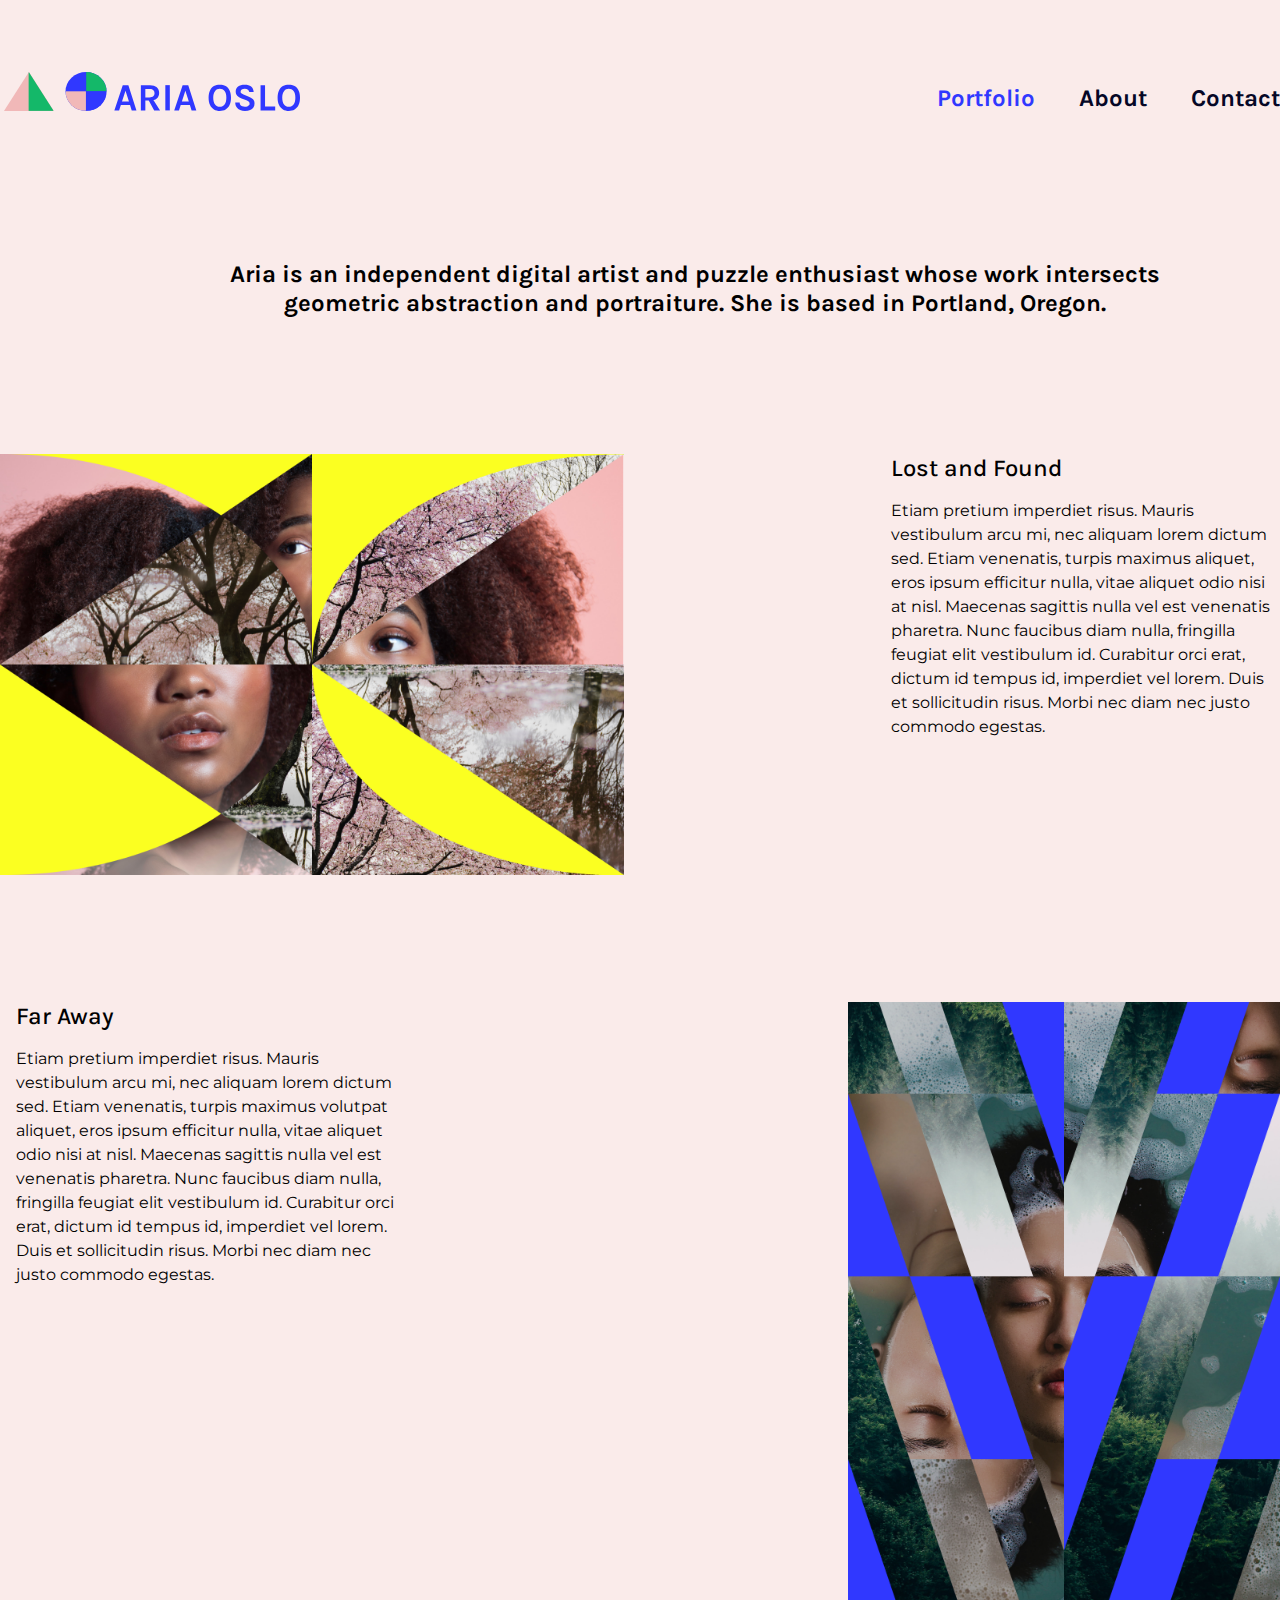
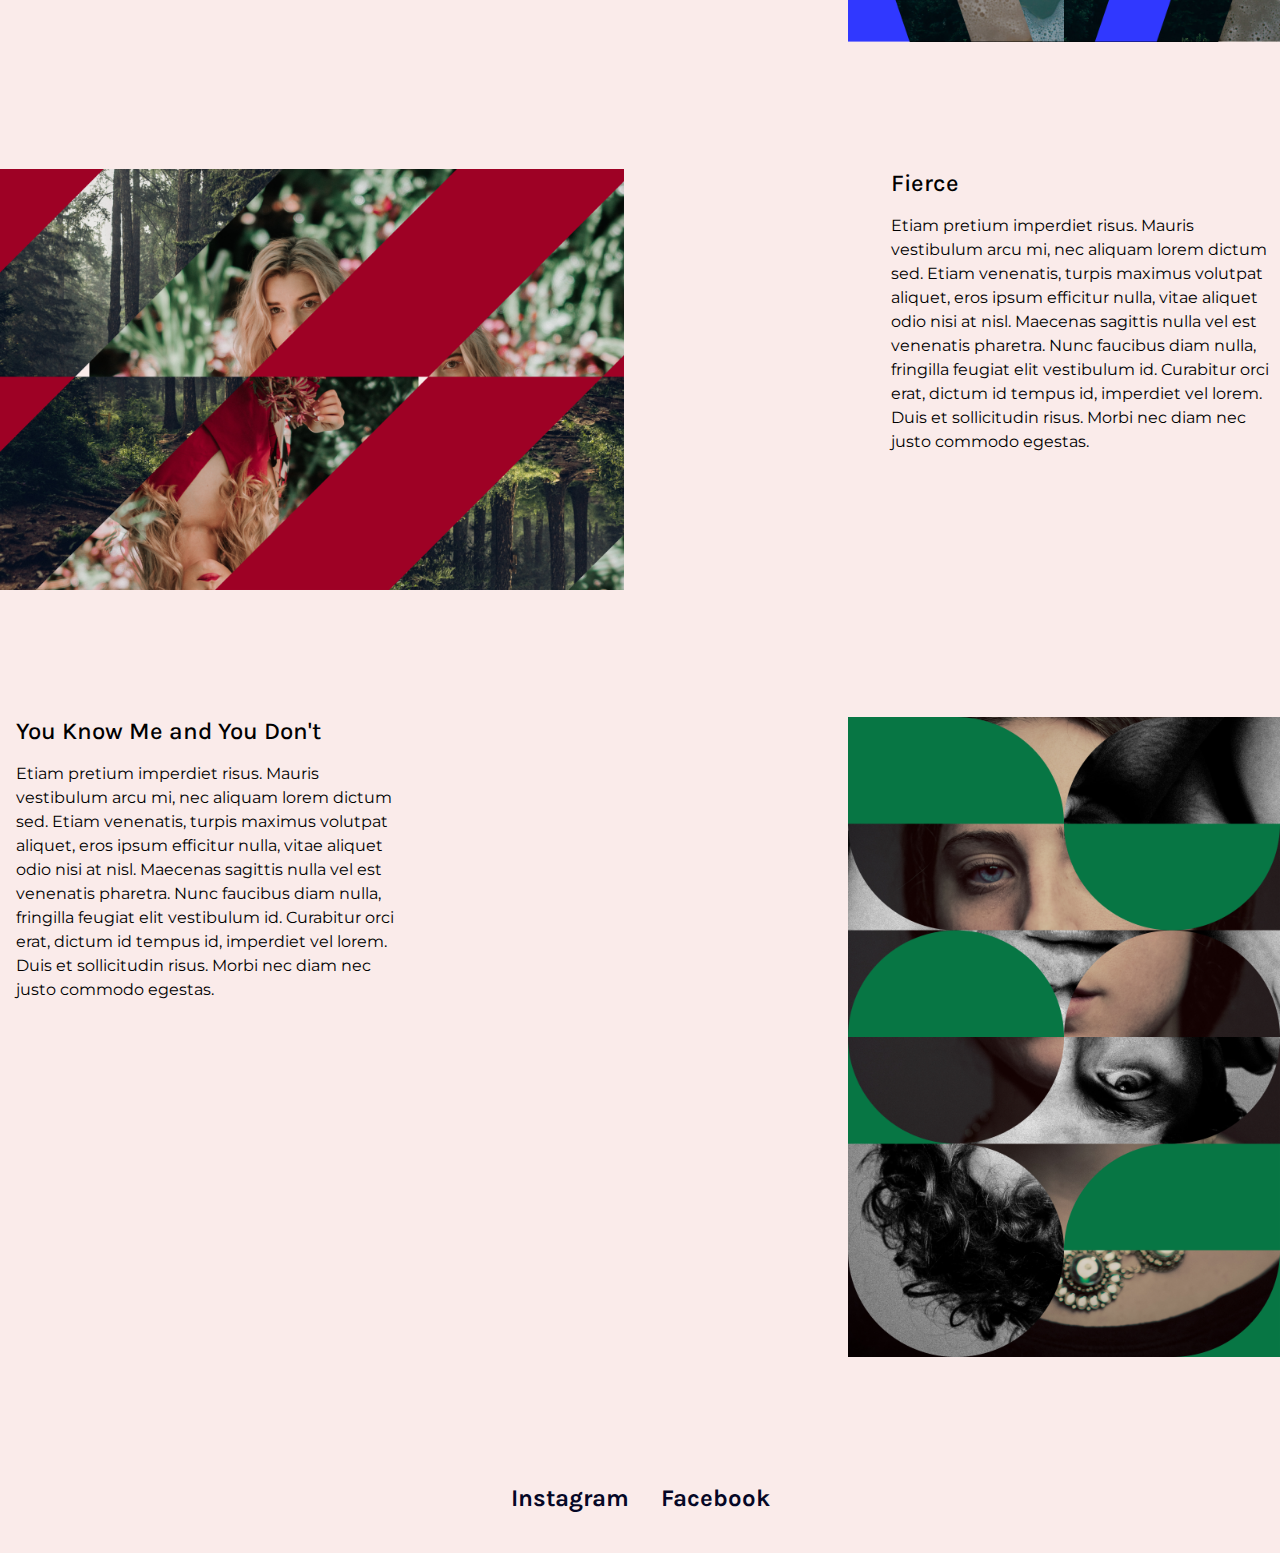
<file: index.html>
<!DOCTYPE html>
<html>

<head>
  <title>Homepage</title>
  <meta name="viewport" content="width=device-width,initial-scale=1">
  <link href="style.css" rel="stylesheet">
</head>


<body>
  <header>
    <img src="/Assets/site-logo.svg" alt="Aria Oslo logo">
    <nav>
      <a href="index.html" class="selected"> Portfolio</a>
      <a href="about.html"> About</a>
      <a href="contact.html"> Contact</a>
    </nav>
  </header>

  <section>
    <h1> Aria is an independent digital artist and puzzle enthusiast whose work intersects geometric abstraction and
      portraiture. She is based in Portland, Oregon. </h1>
  </section>

  <section class="project">
    <div class="artwork"> 
    <img src="/Assets/Lost and Found.png"
      alt="An abstract piece of art with yellow semi circles, blossom trees, and a ladies face">
    </div>

    <div class="description">

      <h2> Lost and Found</h2>
      <p>Etiam pretium imperdiet risus. Mauris vestibulum arcu mi, nec aliquam lorem dictum sed. Etiam venenatis, turpis
        maximus aliquet, eros ipsum efficitur nulla, vitae aliquet odio nisi at nisl. Maecenas sagittis nulla
        vel est venenatis pharetra. Nunc faucibus diam nulla, fringilla feugiat elit vestibulum id. Curabitur orci erat,
        dictum id tempus id, imperdiet vel lorem. Duis et sollicitudin risus. Morbi nec diam nec justo commodo egestas.
      </p>

    </div>
  </section>

  <section class="project project-alt">
    <div class="artwork">
    <img src="/Assets/Far Away.png" alt="A cut up of a female's portrait with blue polygons running through it">
    </div>
    <div class="description">
      <h2> Far Away</h2>
      <p>Etiam pretium imperdiet risus. Mauris vestibulum arcu mi, nec aliquam lorem dictum sed. Etiam venenatis, turpis
        maximus volutpat aliquet, eros ipsum efficitur nulla, vitae aliquet odio nisi at nisl. Maecenas sagittis nulla
        vel est venenatis pharetra. Nunc faucibus diam nulla, fringilla feugiat elit vestibulum id. Curabitur orci erat,
        dictum id tempus id, imperdiet vel lorem. Duis et sollicitudin risus. Morbi nec diam nec justo commodo egestas.
      </p>

    </div>
  </section>

  <section class="project">
    <div class="artwork">
    <img src="/Assets/Fierce.png"
      alt="A wide shot of a female in a forest setting. The image has been cut up with red polygons.">
    </div>
    <div class="description">
      <h2> Fierce</h2>
      <p>Etiam pretium imperdiet risus. Mauris vestibulum arcu mi, nec aliquam lorem dictum sed. Etiam venenatis, turpis
        maximus volutpat aliquet, eros ipsum efficitur nulla, vitae aliquet odio nisi at nisl. Maecenas sagittis nulla
        vel est venenatis pharetra. Nunc faucibus diam nulla, fringilla feugiat elit vestibulum id. Curabitur orci erat,
        dictum id tempus id, imperdiet vel lorem. Duis et sollicitudin risus. Morbi nec diam nec justo commodo egestas.
      </p>

    </div>
  </section>

  <section class="project project-alt">
    <div class="artwork"> <img src="/Assets/You Know Me and You Don't.png"
        alt="A low angle shot of a woman standing in a city. The image has been cut up with orange semi-circles">
      </div>
    <div class="description">
      <h2> You Know Me and You Don't</h2>
      <p>Etiam pretium imperdiet risus. Mauris vestibulum arcu mi, nec aliquam lorem dictum sed. Etiam venenatis, turpis
        maximus volutpat aliquet, eros ipsum efficitur nulla, vitae aliquet odio nisi at nisl. Maecenas sagittis nulla
        vel est venenatis pharetra. Nunc faucibus diam nulla, fringilla feugiat elit vestibulum id. Curabitur orci erat,
        dictum id tempus id, imperdiet vel lorem. Duis et sollicitudin risus. Morbi nec diam nec justo commodo egestas.
      </p>

    </div>
  </section>

  <footer>
    <a href="https://www.instagram.com/lovecrest_">Instagram</a>
    <a href="https://www.facebook.com/lovecrest.earrings/"> Facebook</a>
  </footer>


</body>

</html>
</file>
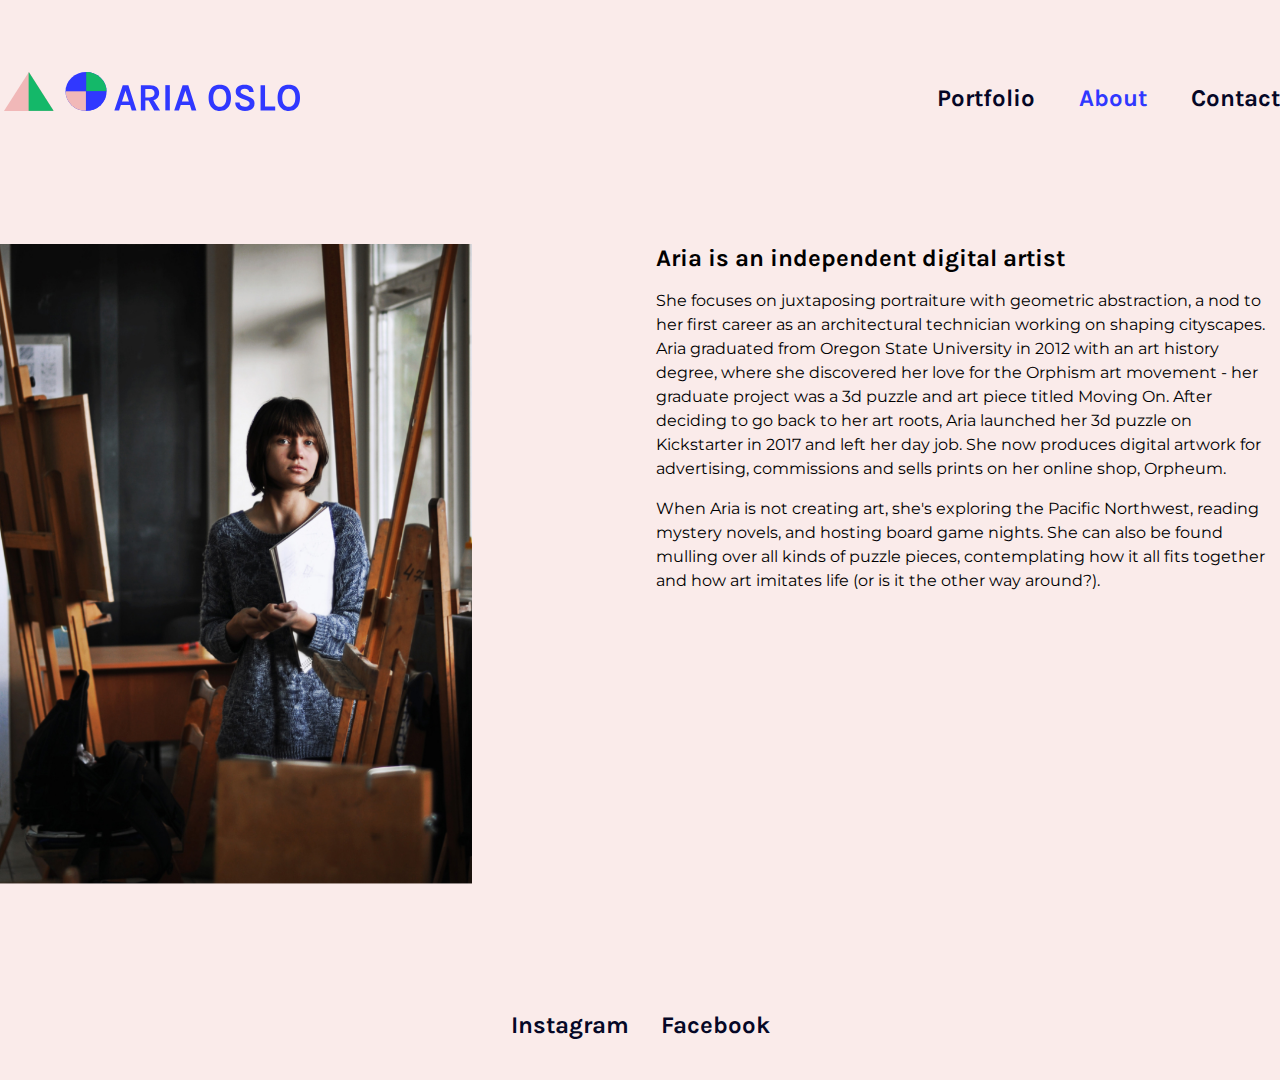
<file: about.html>
<!DOCTYPE html>
<html>

<head>
  <title>About Page</title>
  <meta name="viewport" content="width=device-width,initial-scale=1">
  <link href="style.css" rel="stylesheet">
</head>


<body>
  <header>
    <img src="/Assets/site-logo.svg" alt="Aria Oslo logo">
    <nav>
      <a href="index.html"> Portfolio</a>
      <a href="about.html" class="selected"> About</a>
      <a href="contact.html"> Contact</a>


    </nav>
  </header>

  <section class="about">
    <div class="photo">
      <img src="/Assets/headshot 1.png" alt="A profile image of Aria Oslo standing">
    </div>

    <div class="description">
      <h1>Aria is an independent digital artist</h1>

      <p> She focuses on juxtaposing portraiture with geometric abstraction, a nod to her first career as an
        architectural technician working on shaping cityscapes. Aria graduated from Oregon State University in 2012 with
        an art history degree, where she discovered her love for the Orphism art movement - her graduate project was a
        3d puzzle and art piece titled Moving On. After deciding to go back to her art roots, Aria launched her 3d
        puzzle on Kickstarter in 2017 and left her day job. She now produces digital artwork for advertising,
        commissions and sells prints on her online shop, Orpheum. </p>

        <p>When Aria is not creating art, she's exploring the Pacific Northwest, reading mystery novels, and hosting board
        game nights. She can also be found mulling over all kinds of puzzle pieces, contemplating how it all fits
        together and how art imitates life (or is it the other way around?). </p>

    </div>

  </section>

  <footer>
    <a href="https://www.instagram.com/lovecrest_">Instagram</a>
    <a href="https://www.facebook.com/lovecrest.earrings/"> Facebook</a>
  </footer>


</body>

</html>
</file>
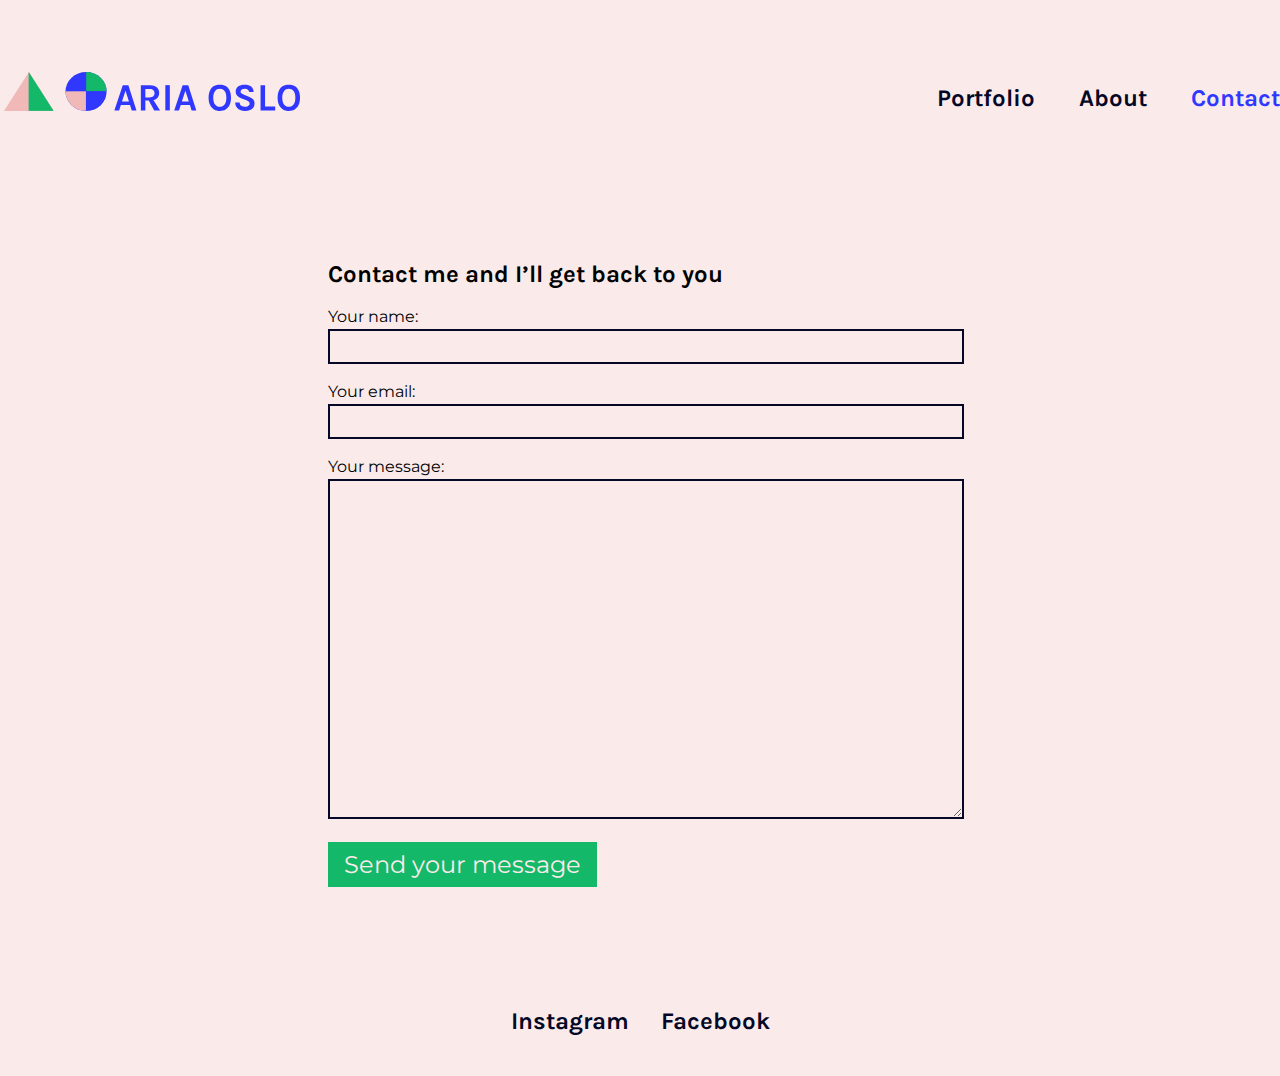
<file: contact.html>
<!DOCTYPE html>
<html>

<head>
  <title>Contact Page</title>
  <meta name="viewport" content="width=device-width,initial-scale=1">
  <link href="style.css" rel="stylesheet">
</head>


<body>
  <header>
    <img src="/Assets/site-logo.svg" alt="Aria Oslo logo">
    <nav>
      <a href="index.html"> Portfolio</a>
      <a href="about.html"> About</a>
      <a href="contact.html" class="selected"> Contact</a>
    </nav>
  </header>

  <section class="contact">
    <div class="form">
      <h1> Contact me and I’ll get back to you</h1>
    

    <form action="https://formspree.io/f/xyyqqdya" method="POST">
      <label>
        Your name:
        <input type="text" name="name">
      </label>
      <label>
        Your email:
        <input type="email" name="email">
      </label>
      <label>
        Your message:
        <textarea name="message"></textarea>
      </label>
      <!-- your other form fields go here -->
      <button type="submit">Send your message</button>
    </form>
  </div>
  </section>

  <footer>
    <a href="https://www.instagram.com/lovecrest_">Instagram</a>
    <a href="https://www.facebook.com/lovecrest.earrings/"> Facebook</a>
  </footer>

</body>

</html>
</file>
<file: style.css>
@import url('https://fonts.googleapis.com/css2?family=Karla&family=Montserrat&family=Neuton&display=swap');

body {
    font-family: Montserrat;
    font-size: 16px;
    line-height: 1.5;
    font-weight: 400;

    background-color: #FAEBEA;
    color: #000;
    margin: 72px auto 40px auto;
    width: 1400px;
}

header {
    display: flex;
    flex-direction: row;
    align-items: center;
    justify-content: space-between;
}

h1,
nav,
footer {
    font-size: 40px;
    font-weight: 700;
    font-family: Karla;
    line-height: 1.2;
}

h2 {
    font-family: Karla;
    font-size: 24px;
    font-weight: 500;
    line-height: 1.2;
    margin: 0 0 16px 0;
}

a {
    color: #050726;
    text-decoration: none;
    margin: 0 0 0 38px;
    transition: color 0.3s;
}

a:hover,
a.selected {
    color: #3038FF;
}

section {
    margin: 120px 0 120px 0;
    display: grid;
    grid-template-columns: repeat(12, 1fr);
    gap: 32px 32px;
    grid-auto-flow: dense;
}

section h1 {
    grid-column: 3 / span 9;
    text-align: center;
}

section.project div.artwork {
    grid-column: 1 / span 6;
    text-align: center;
}

section.project div.description {
    grid-column: 9 /span 4;
    margin: 0 0 0 16px;
}

section.project img {
    max-height: 640px;
    max-width: 100%;
}

section.project-alt div.artwork {
    grid-column: 6 / span 8;
    text-align: right;
}

section.project-alt div.description {
    grid-column: 1 /span 4;
    margin: 0 0 0 16px;
}

section.about img {
    max-height: 640px;
    max-width: 100%;
}

section.about div.photo {
    grid-column: 1 / span 6;
}

section.about div.description {
    grid-column: 7 /span 6;
}

section.about h1 {
    margin: 0 0 0 0;
    text-align: left;
}

section.about p {
    margin: 16px 0 16px 0;
}

section.contact div.form {
    grid-column: 4 /span 6;
}

section.contact h1 {
    text-align: left;
}

footer {
    display: flex;
    align-items: center;
    justify-content: center;
}

footer a {
    margin: 0 16px 0 16px;
}

input,
textarea {
    width: calc(100% - 24px);
    background-color: #FAEBEA;
    border: 2px solid #050726;
    color: #050726;
    padding: 8px 16px 8px 16px;
}

label {
    display: block;
    margin: 16px 0 16px 0;
}

textarea {
    height: 320px;
}

button {
    background-color: #14B869;
    color: #FAEBEA;
    border: none;
    font-size: 24px;
    font-family: Montserrat;
    padding: 8px 16px 8px 16px;
}

input:focus, textarea:focus {
    border: 2px solid #FAEBEA;
}

@media (max-width: 1400px) {
    body {
        width: auto;
        margin: 72px auto 40px auto;
    }

    h1,
    nav,
    footer {
        font-size: 24px;
    }
}

@media (max-width: 920px) {
    header {
        flex-direction: column;
    }

    nav {
        margin: 24px 0 0 0;
    }

    header img {
        max-width: 300px;
    }

    header a {
        margin: 0 16px 0 16px;
    }
}

@media (max-width: 700px) {
    section {
        grid-template-columns: repeat(4, 1fr);
        gap: 24px 24px;
        padding: 0 24px;
    }

    section h1,
    section.project div.artwork,
    section.project div.description,
    section.about div.photo,
    section.about div.description,
    section.contact div.form {
        grid-column: 1 / span 4;
    }
}

@media (max-width: 400px) {

    body {
        margin: 24px;
    }

    header img {
        width: 100%;
    }

    nav {
        display: flex;
        flex-direction: column;
        align-items: center;
        justify-content: center;
    }
}
</file>
